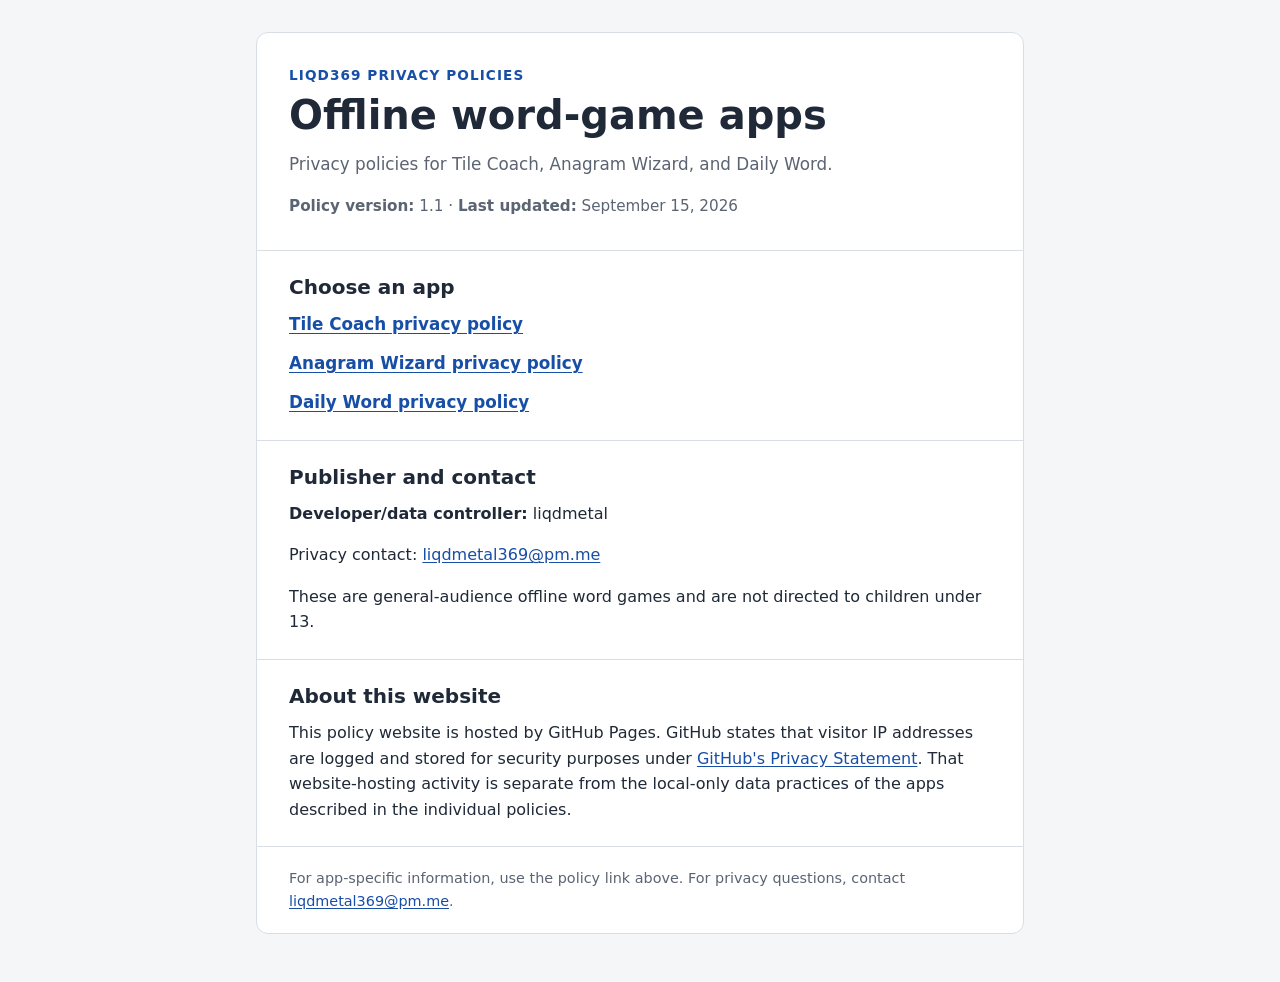
<file: index.html>
<!doctype html>
<html lang="en">
<head>
  <meta charset="utf-8">
  <meta name="viewport" content="width=device-width, initial-scale=1">
  <meta name="description" content="Privacy policies for the liqd369 offline word-game apps.">
  <title>liqd369 app policies</title>
  <link rel="stylesheet" href="styles.css">
</head>
<body>
  <main>
    <header>
      <p class="eyebrow">liqd369 privacy policies</p>
      <h1>Offline word-game apps</h1>
      <p class="lede">Privacy policies for Tile Coach, Anagram Wizard, and Daily Word.</p>
      <p class="meta"><strong>Policy version:</strong> 1.1 · <strong>Last updated:</strong> September 15, 2026</p>
    </header>

    <section aria-labelledby="apps-heading">
      <h2 id="apps-heading">Choose an app</h2>
      <ul class="policy-list">
        <li><a href="tile-coach.html">Tile Coach privacy policy</a></li>
        <li><a href="anagram-wizard.html">Anagram Wizard privacy policy</a></li>
        <li><a href="daily-word.html">Daily Word privacy policy</a></li>
      </ul>
    </section>

    <section aria-labelledby="publisher-heading">
      <h2 id="publisher-heading">Publisher and contact</h2>
      <p><strong>Developer/data controller:</strong> liqdmetal</p>
      <p>Privacy contact: <a href="mailto:liqdmetal369@pm.me">liqdmetal369@pm.me</a></p>
      <p>These are general-audience offline word games and are not directed to children under 13.</p>
    </section>

    <section aria-labelledby="hosting-heading">
      <h2 id="hosting-heading">About this website</h2>
      <p>This policy website is hosted by GitHub Pages. GitHub states that visitor IP addresses are logged and stored for security purposes under <a href="https://docs.github.com/site-policy/privacy-policies/github-privacy-statement">GitHub's Privacy Statement</a>. That website-hosting activity is separate from the local-only data practices of the apps described in the individual policies.</p>
    </section>

    <footer>
      <p>For app-specific information, use the policy link above. For privacy questions, contact <a href="mailto:liqdmetal369@pm.me">liqdmetal369@pm.me</a>.</p>
    </footer>
  </main>
</body>
</html>
</file>
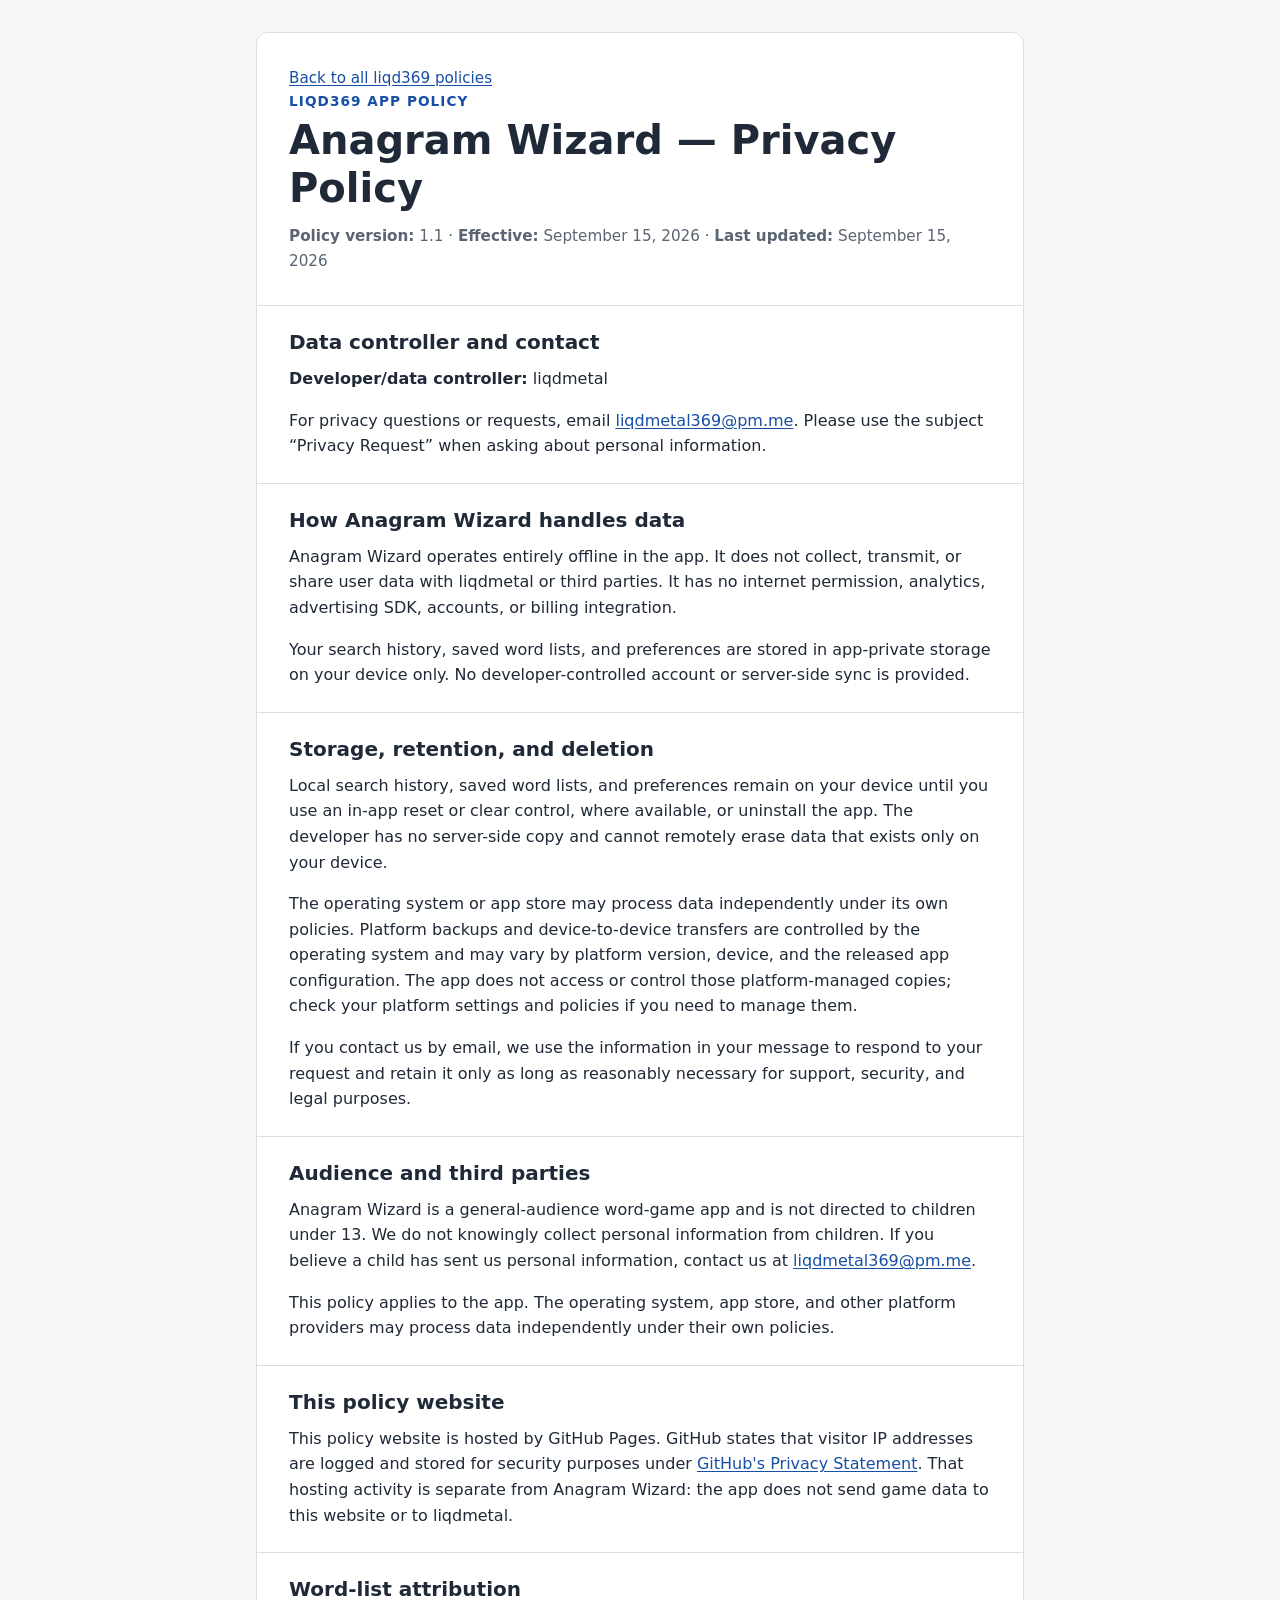
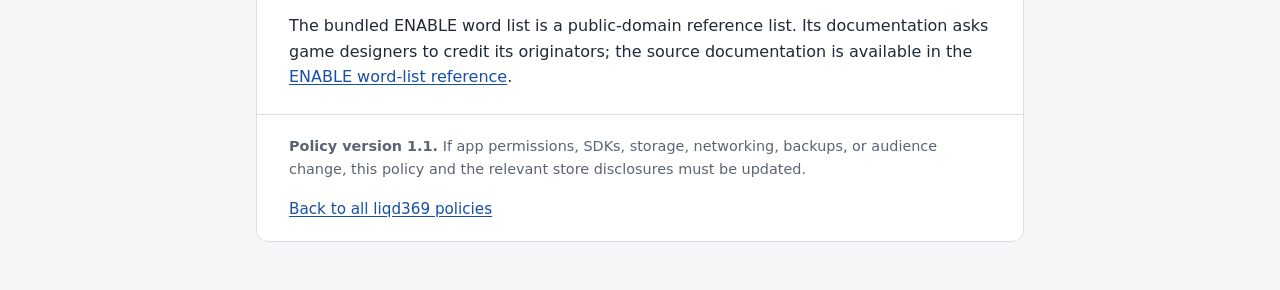
<file: anagram-wizard.html>
<!doctype html>
<html lang="en">
<head>
  <meta charset="utf-8">
  <meta name="viewport" content="width=device-width, initial-scale=1">
  <meta name="description" content="Privacy policy for the offline Anagram Wizard word-game app.">
  <title>Anagram Wizard — Privacy Policy</title>
  <link rel="stylesheet" href="styles.css">
</head>
<body>
  <main>
    <header>
      <a class="back-link" href="index.html">Back to all liqd369 policies</a>
      <p class="eyebrow">liqd369 app policy</p>
      <h1>Anagram Wizard — Privacy Policy</h1>
      <p class="meta"><strong>Policy version:</strong> 1.1 · <strong>Effective:</strong> September 15, 2026 · <strong>Last updated:</strong> September 15, 2026</p>
    </header>

    <section aria-labelledby="controller-heading">
      <h2 id="controller-heading">Data controller and contact</h2>
      <p><strong>Developer/data controller:</strong> liqdmetal</p>
      <p>For privacy questions or requests, email <a href="mailto:liqdmetal369@pm.me">liqdmetal369@pm.me</a>. Please use the subject “Privacy Request” when asking about personal information.</p>
    </section>

    <section aria-labelledby="app-heading">
      <h2 id="app-heading">How Anagram Wizard handles data</h2>
      <p>Anagram Wizard operates entirely offline in the app. It does not collect, transmit, or share user data with liqdmetal or third parties. It has no internet permission, analytics, advertising SDK, accounts, or billing integration.</p>
      <p>Your search history, saved word lists, and preferences are stored in app-private storage on your device only. No developer-controlled account or server-side sync is provided.</p>
    </section>

    <section aria-labelledby="retention-heading">
      <h2 id="retention-heading">Storage, retention, and deletion</h2>
      <p>Local search history, saved word lists, and preferences remain on your device until you use an in-app reset or clear control, where available, or uninstall the app. The developer has no server-side copy and cannot remotely erase data that exists only on your device.</p>
      <p>The operating system or app store may process data independently under its own policies. Platform backups and device-to-device transfers are controlled by the operating system and may vary by platform version, device, and the released app configuration. The app does not access or control those platform-managed copies; check your platform settings and policies if you need to manage them.</p>
      <p>If you contact us by email, we use the information in your message to respond to your request and retain it only as long as reasonably necessary for support, security, and legal purposes.</p>
    </section>

    <section aria-labelledby="audience-heading">
      <h2 id="audience-heading">Audience and third parties</h2>
      <p>Anagram Wizard is a general-audience word-game app and is not directed to children under 13. We do not knowingly collect personal information from children. If you believe a child has sent us personal information, contact us at <a href="mailto:liqdmetal369@pm.me">liqdmetal369@pm.me</a>.</p>
      <p>This policy applies to the app. The operating system, app store, and other platform providers may process data independently under their own policies.</p>
    </section>

    <section aria-labelledby="website-heading">
      <h2 id="website-heading">This policy website</h2>
      <p>This policy website is hosted by GitHub Pages. GitHub states that visitor IP addresses are logged and stored for security purposes under <a href="https://docs.github.com/site-policy/privacy-policies/github-privacy-statement">GitHub's Privacy Statement</a>. That hosting activity is separate from Anagram Wizard: the app does not send game data to this website or to liqdmetal.</p>
    </section>

    <section aria-labelledby="attribution-heading">
      <h2 id="attribution-heading">Word-list attribution</h2>
      <p>The bundled ENABLE word list is a public-domain reference list. Its documentation asks game designers to credit its originators; the source documentation is available in the <a href="https://github.com/BartMassey/wordlists/blob/main/README-enable2k.txt">ENABLE word-list reference</a>.</p>
    </section>

    <footer>
      <p><strong>Policy version 1.1.</strong> If app permissions, SDKs, storage, networking, backups, or audience change, this policy and the relevant store disclosures must be updated.</p>
      <p><a class="back-link" href="index.html">Back to all liqd369 policies</a></p>
    </footer>
  </main>
</body>
</html>
</file>
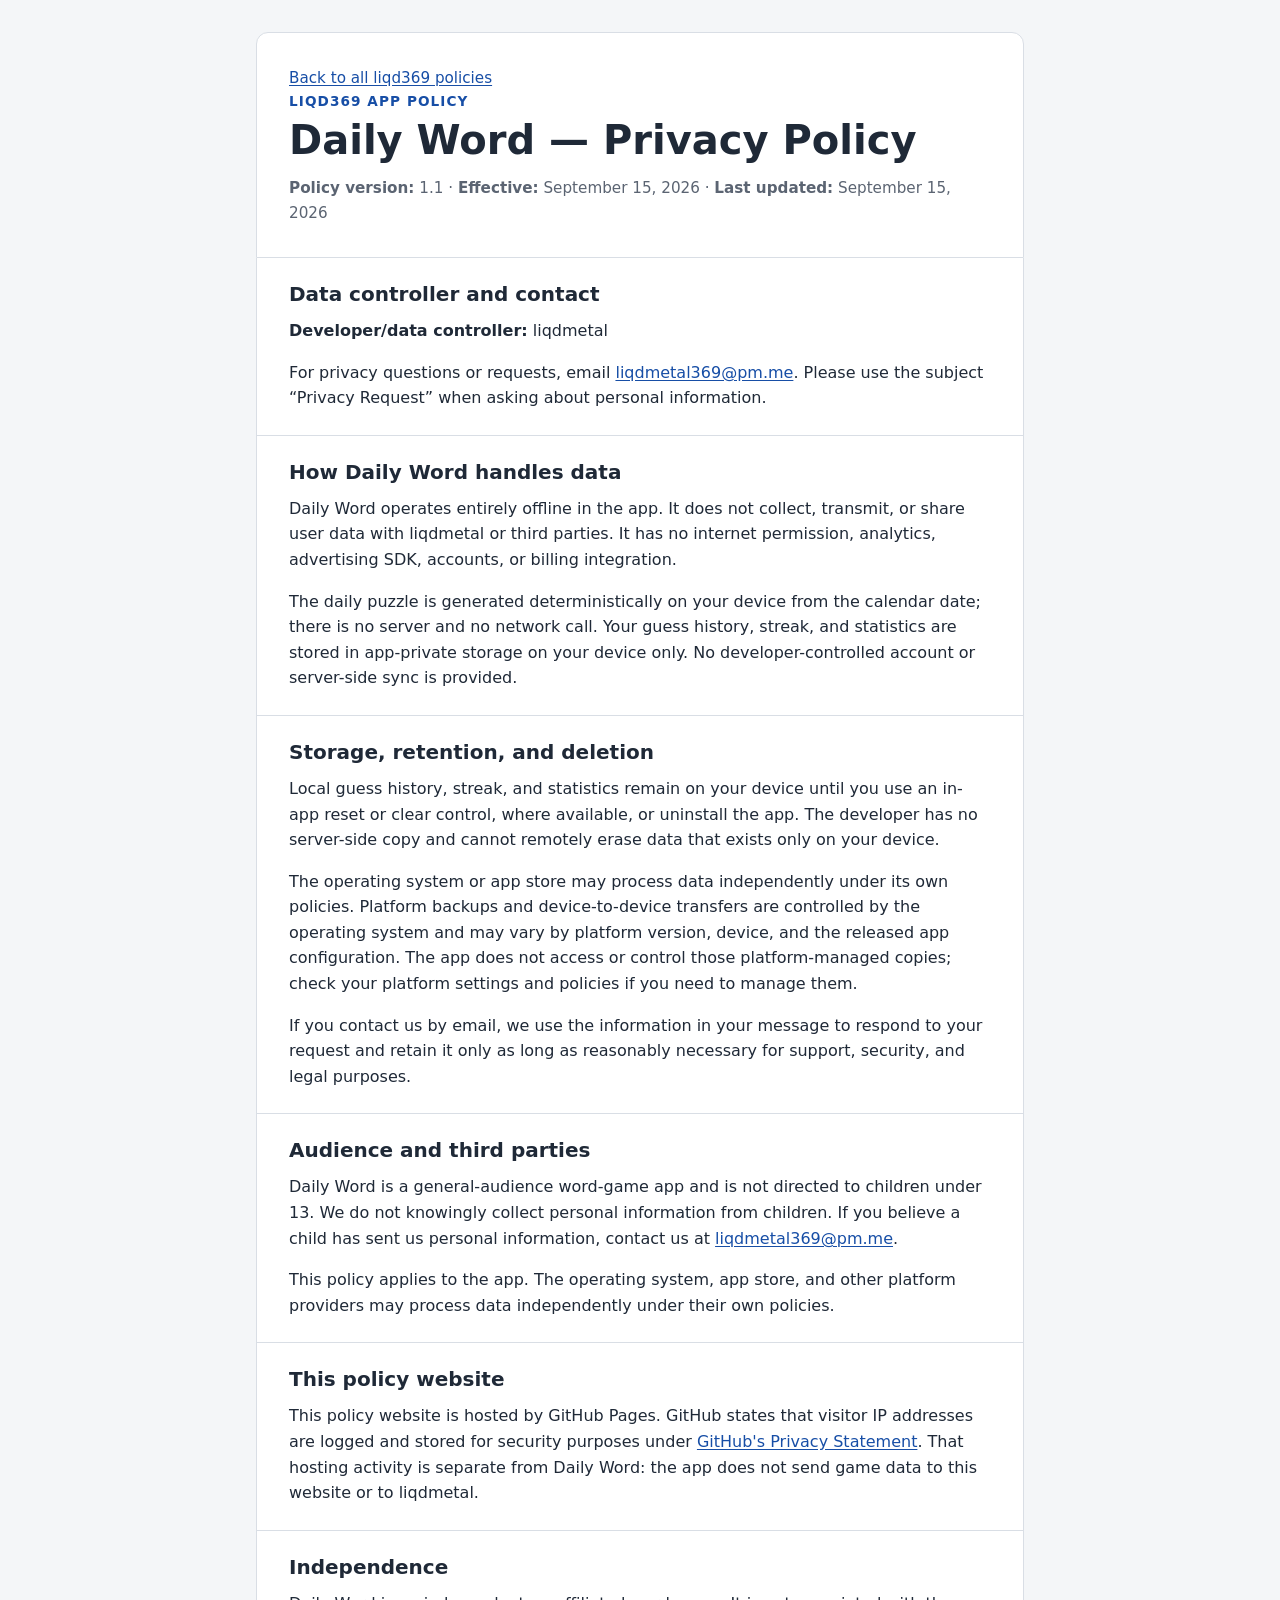
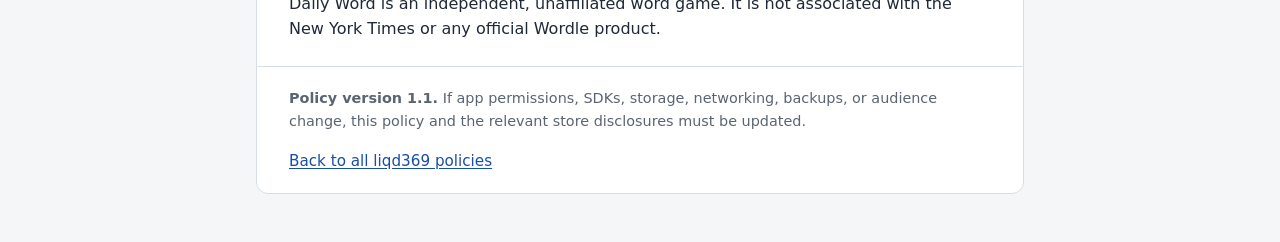
<file: daily-word.html>
<!doctype html>
<html lang="en">
<head>
  <meta charset="utf-8">
  <meta name="viewport" content="width=device-width, initial-scale=1">
  <meta name="description" content="Privacy policy for the offline Daily Word word-game app.">
  <title>Daily Word — Privacy Policy</title>
  <link rel="stylesheet" href="styles.css">
</head>
<body>
  <main>
    <header>
      <a class="back-link" href="index.html">Back to all liqd369 policies</a>
      <p class="eyebrow">liqd369 app policy</p>
      <h1>Daily Word — Privacy Policy</h1>
      <p class="meta"><strong>Policy version:</strong> 1.1 · <strong>Effective:</strong> September 15, 2026 · <strong>Last updated:</strong> September 15, 2026</p>
    </header>

    <section aria-labelledby="controller-heading">
      <h2 id="controller-heading">Data controller and contact</h2>
      <p><strong>Developer/data controller:</strong> liqdmetal</p>
      <p>For privacy questions or requests, email <a href="mailto:liqdmetal369@pm.me">liqdmetal369@pm.me</a>. Please use the subject “Privacy Request” when asking about personal information.</p>
    </section>

    <section aria-labelledby="app-heading">
      <h2 id="app-heading">How Daily Word handles data</h2>
      <p>Daily Word operates entirely offline in the app. It does not collect, transmit, or share user data with liqdmetal or third parties. It has no internet permission, analytics, advertising SDK, accounts, or billing integration.</p>
      <p>The daily puzzle is generated deterministically on your device from the calendar date; there is no server and no network call. Your guess history, streak, and statistics are stored in app-private storage on your device only. No developer-controlled account or server-side sync is provided.</p>
    </section>

    <section aria-labelledby="retention-heading">
      <h2 id="retention-heading">Storage, retention, and deletion</h2>
      <p>Local guess history, streak, and statistics remain on your device until you use an in-app reset or clear control, where available, or uninstall the app. The developer has no server-side copy and cannot remotely erase data that exists only on your device.</p>
      <p>The operating system or app store may process data independently under its own policies. Platform backups and device-to-device transfers are controlled by the operating system and may vary by platform version, device, and the released app configuration. The app does not access or control those platform-managed copies; check your platform settings and policies if you need to manage them.</p>
      <p>If you contact us by email, we use the information in your message to respond to your request and retain it only as long as reasonably necessary for support, security, and legal purposes.</p>
    </section>

    <section aria-labelledby="audience-heading">
      <h2 id="audience-heading">Audience and third parties</h2>
      <p>Daily Word is a general-audience word-game app and is not directed to children under 13. We do not knowingly collect personal information from children. If you believe a child has sent us personal information, contact us at <a href="mailto:liqdmetal369@pm.me">liqdmetal369@pm.me</a>.</p>
      <p>This policy applies to the app. The operating system, app store, and other platform providers may process data independently under their own policies.</p>
    </section>

    <section aria-labelledby="website-heading">
      <h2 id="website-heading">This policy website</h2>
      <p>This policy website is hosted by GitHub Pages. GitHub states that visitor IP addresses are logged and stored for security purposes under <a href="https://docs.github.com/site-policy/privacy-policies/github-privacy-statement">GitHub's Privacy Statement</a>. That hosting activity is separate from Daily Word: the app does not send game data to this website or to liqdmetal.</p>
    </section>

    <section aria-labelledby="independence-heading">
      <h2 id="independence-heading">Independence</h2>
      <p>Daily Word is an independent, unaffiliated word game. It is not associated with the New York Times or any official Wordle product.</p>
    </section>

    <footer>
      <p><strong>Policy version 1.1.</strong> If app permissions, SDKs, storage, networking, backups, or audience change, this policy and the relevant store disclosures must be updated.</p>
      <p><a class="back-link" href="index.html">Back to all liqd369 policies</a></p>
    </footer>
  </main>
</body>
</html>
</file>
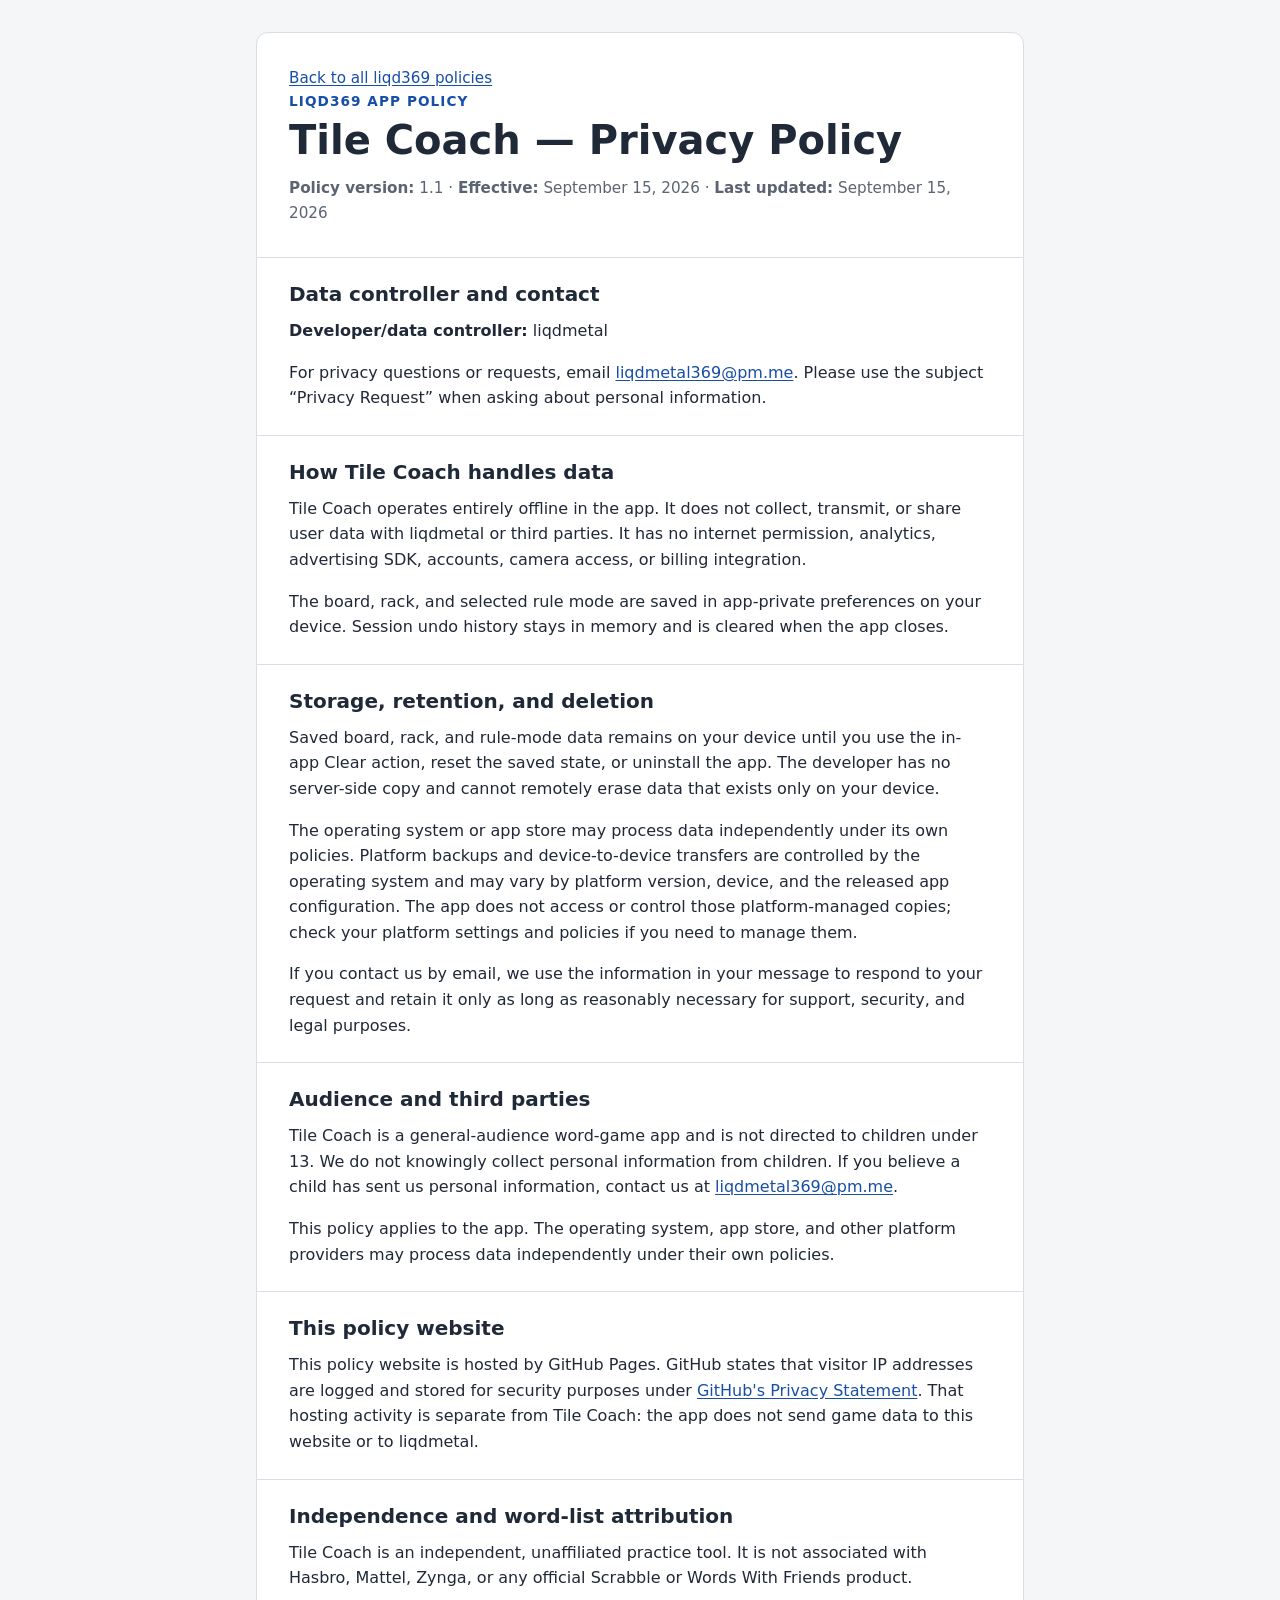
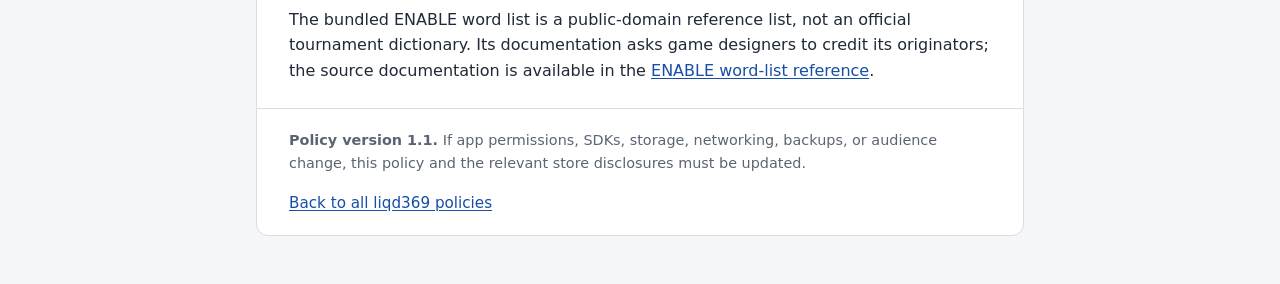
<file: tile-coach.html>
<!doctype html>
<html lang="en">
<head>
  <meta charset="utf-8">
  <meta name="viewport" content="width=device-width, initial-scale=1">
  <meta name="description" content="Privacy policy for the offline Tile Coach word-game app.">
  <title>Tile Coach — Privacy Policy</title>
  <link rel="stylesheet" href="styles.css">
</head>
<body>
  <main>
    <header>
      <a class="back-link" href="index.html">Back to all liqd369 policies</a>
      <p class="eyebrow">liqd369 app policy</p>
      <h1>Tile Coach — Privacy Policy</h1>
      <p class="meta"><strong>Policy version:</strong> 1.1 · <strong>Effective:</strong> September 15, 2026 · <strong>Last updated:</strong> September 15, 2026</p>
    </header>

    <section aria-labelledby="controller-heading">
      <h2 id="controller-heading">Data controller and contact</h2>
      <p><strong>Developer/data controller:</strong> liqdmetal</p>
      <p>For privacy questions or requests, email <a href="mailto:liqdmetal369@pm.me">liqdmetal369@pm.me</a>. Please use the subject “Privacy Request” when asking about personal information.</p>
    </section>

    <section aria-labelledby="app-heading">
      <h2 id="app-heading">How Tile Coach handles data</h2>
      <p>Tile Coach operates entirely offline in the app. It does not collect, transmit, or share user data with liqdmetal or third parties. It has no internet permission, analytics, advertising SDK, accounts, camera access, or billing integration.</p>
      <p>The board, rack, and selected rule mode are saved in app-private preferences on your device. Session undo history stays in memory and is cleared when the app closes.</p>
    </section>

    <section aria-labelledby="retention-heading">
      <h2 id="retention-heading">Storage, retention, and deletion</h2>
      <p>Saved board, rack, and rule-mode data remains on your device until you use the in-app Clear action, reset the saved state, or uninstall the app. The developer has no server-side copy and cannot remotely erase data that exists only on your device.</p>
      <p>The operating system or app store may process data independently under its own policies. Platform backups and device-to-device transfers are controlled by the operating system and may vary by platform version, device, and the released app configuration. The app does not access or control those platform-managed copies; check your platform settings and policies if you need to manage them.</p>
      <p>If you contact us by email, we use the information in your message to respond to your request and retain it only as long as reasonably necessary for support, security, and legal purposes.</p>
    </section>

    <section aria-labelledby="audience-heading">
      <h2 id="audience-heading">Audience and third parties</h2>
      <p>Tile Coach is a general-audience word-game app and is not directed to children under 13. We do not knowingly collect personal information from children. If you believe a child has sent us personal information, contact us at <a href="mailto:liqdmetal369@pm.me">liqdmetal369@pm.me</a>.</p>
      <p>This policy applies to the app. The operating system, app store, and other platform providers may process data independently under their own policies.</p>
    </section>

    <section aria-labelledby="website-heading">
      <h2 id="website-heading">This policy website</h2>
      <p>This policy website is hosted by GitHub Pages. GitHub states that visitor IP addresses are logged and stored for security purposes under <a href="https://docs.github.com/site-policy/privacy-policies/github-privacy-statement">GitHub's Privacy Statement</a>. That hosting activity is separate from Tile Coach: the app does not send game data to this website or to liqdmetal.</p>
    </section>

    <section aria-labelledby="attribution-heading">
      <h2 id="attribution-heading">Independence and word-list attribution</h2>
      <p>Tile Coach is an independent, unaffiliated practice tool. It is not associated with Hasbro, Mattel, Zynga, or any official Scrabble or Words With Friends product.</p>
      <p>The bundled ENABLE word list is a public-domain reference list, not an official tournament dictionary. Its documentation asks game designers to credit its originators; the source documentation is available in the <a href="https://github.com/BartMassey/wordlists/blob/main/README-enable2k.txt">ENABLE word-list reference</a>.</p>
    </section>

    <footer>
      <p><strong>Policy version 1.1.</strong> If app permissions, SDKs, storage, networking, backups, or audience change, this policy and the relevant store disclosures must be updated.</p>
      <p><a class="back-link" href="index.html">Back to all liqd369 policies</a></p>
    </footer>
  </main>
</body>
</html>
</file>
<file: styles.css>
:root {
  color-scheme: light;
  --ink: #1f2937;
  --muted: #5b6472;
  --surface: #ffffff;
  --background: #f4f6f8;
  --border: #d9dee5;
  --accent: #174ea6;
  --accent-hover: #123d83;
}

* {
  box-sizing: border-box;
}

html {
  font-size: 100%;
}

body {
  margin: 0;
  background: var(--background);
  color: var(--ink);
  font-family: system-ui, -apple-system, BlinkMacSystemFont, "Segoe UI", sans-serif;
  line-height: 1.6;
}

main {
  width: min(100% - 2rem, 48rem);
  margin: 0 auto;
  padding: 2rem 0 3rem;
}

header,
section,
footer {
  background: var(--surface);
}

header {
  border: 1px solid var(--border);
  border-radius: 0.75rem 0.75rem 0 0;
  padding: 2rem;
}

section {
  border-left: 1px solid var(--border);
  border-right: 1px solid var(--border);
  padding: 1.5rem 2rem;
}

section + section {
  border-top: 1px solid var(--border);
}

footer {
  border: 1px solid var(--border);
  border-radius: 0 0 0.75rem 0.75rem;
  color: var(--muted);
  font-size: 0.9rem;
  padding: 1.25rem 2rem;
}

h1,
h2 {
  line-height: 1.2;
}

h1 {
  margin: 0.25rem 0 0.75rem;
  font-size: clamp(1.8rem, 5vw, 2.5rem);
}

h2 {
  margin: 0 0 0.75rem;
  font-size: 1.25rem;
}

p,
ul {
  margin: 0 0 1rem;
}

p:last-child,
ul:last-child {
  margin-bottom: 0;
}

a {
  color: var(--accent);
  text-underline-offset: 0.15em;
}

a:hover,
a:focus-visible {
  color: var(--accent-hover);
}

a:focus-visible {
  outline: 3px solid #8ab4f8;
  outline-offset: 2px;
}

.eyebrow {
  color: var(--accent);
  font-size: 0.85rem;
  font-weight: 700;
  letter-spacing: 0.08em;
  margin-bottom: 0;
  text-transform: uppercase;
}

.lede {
  color: var(--muted);
  font-size: 1.05rem;
}

.meta {
  color: var(--muted);
  font-size: 0.95rem;
}

.policy-list {
  list-style: none;
  padding: 0;
}

.policy-list li + li {
  margin-top: 0.75rem;
}

.policy-list a {
  display: inline-block;
  font-size: 1.05rem;
  font-weight: 650;
}

.back-link {
  font-size: 0.95rem;
}

@media (max-width: 36rem) {
  main {
    width: min(100% - 1rem, 48rem);
    padding-top: 0.5rem;
  }

  header,
  section,
  footer {
    padding-left: 1.25rem;
    padding-right: 1.25rem;
  }
}
</file>
